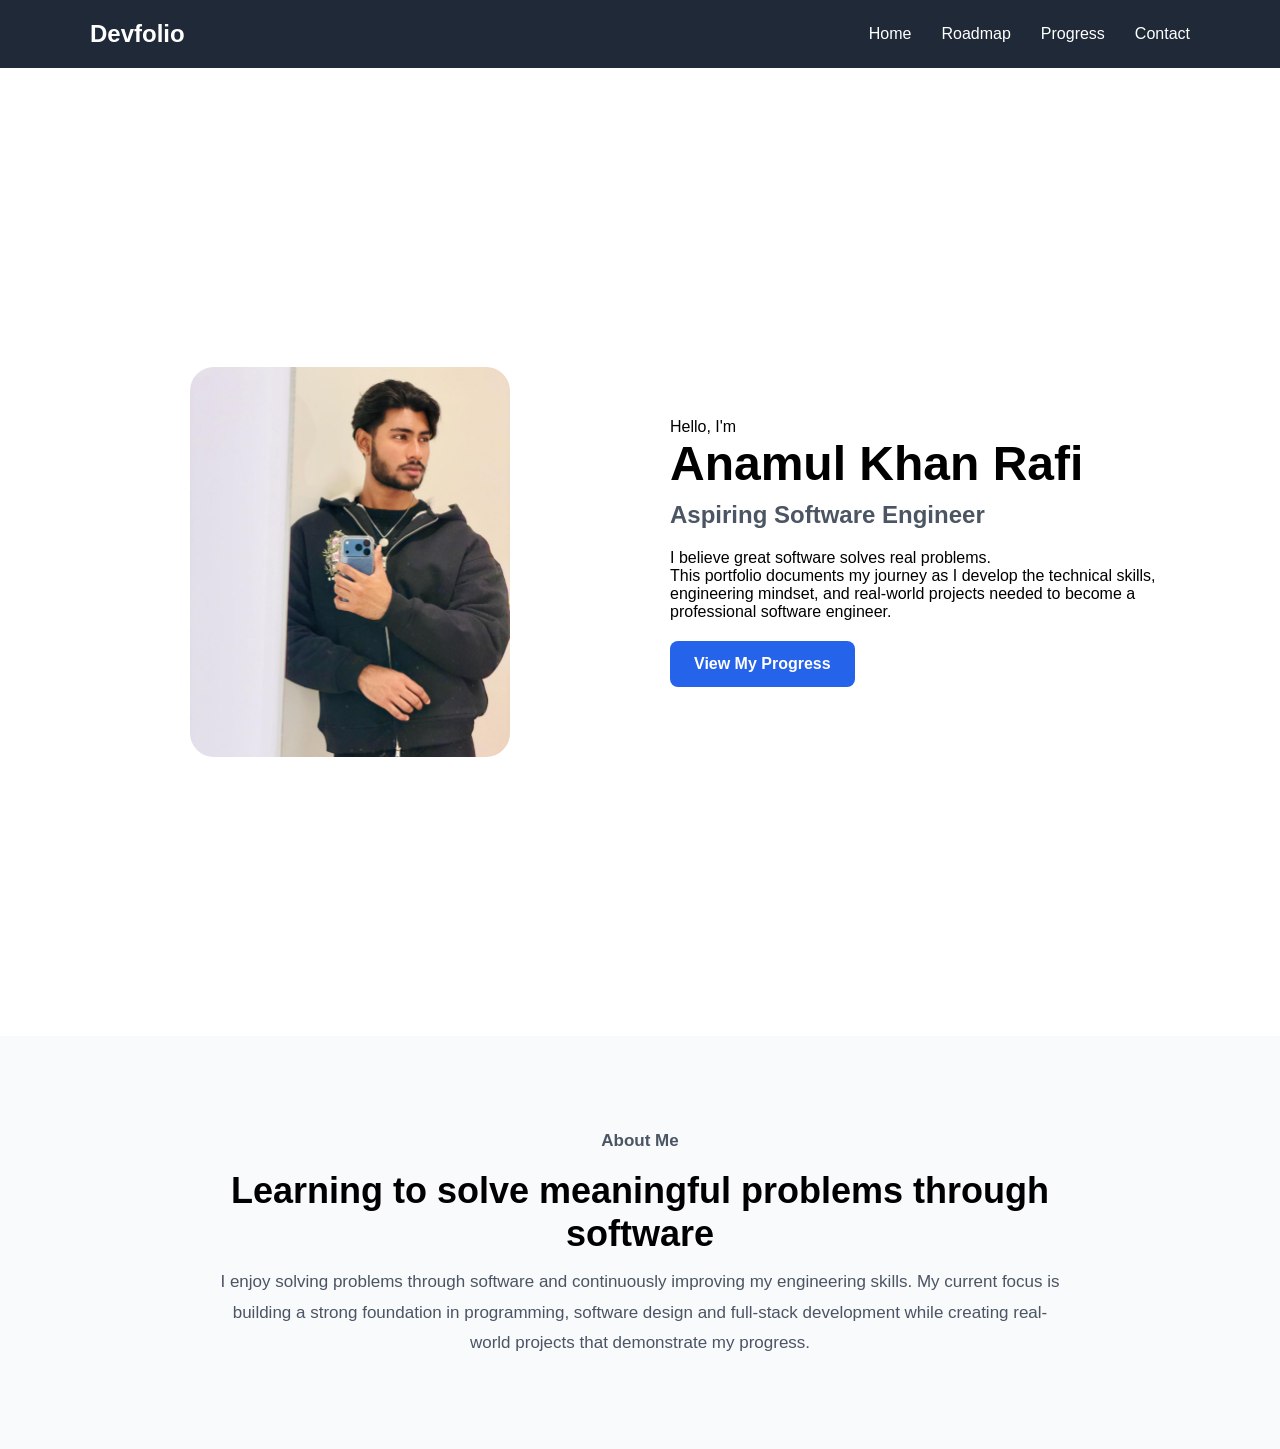
<file: index.html>
<!DOCTYPE html>
 <html lang="en-GB">
  <head>
    <meta charset="UTF-8">

    <meta
        name="viewport"
        content="width=device-width, initial-scale=1.0"
    >

    <title>
        Anamul Khan Rafi | Software Engineering Portfolio
    </title>
    <link
    rel="icon"
    type="image/png"
    href="/images/favicon.png">

    <meta
        name="description"
        content="The software engineering portfolio of Anamul Khan Rafi, featuring projects, skills, progress and his development journey."
    >

    <meta name="author" content="Anamul Khan Rafi">

    <meta property="og:type" content="website">

    <meta
        property="og:title"
        content="Anamul Khan Rafi | Software Engineering Portfolio"
    >

    <meta
        property="og:description"
        content="Explore my projects, technical roadmap and software engineering journey."
    >

    <meta
        property="og:url"
        content="https://anamulrafi.dev/"
    >

    <meta
        property="og:image"
        content="https://anamulrafi.dev/images/portfolio-preview.png"
    >

    <meta property="og:image:width" content="1200">
    <meta property="og:image:height" content="630">

    <meta
        property="og:image:alt"
        content="Anamul Khan Rafi Software Engineering Portfolio"
    >

    <meta name="twitter:card" content="summary_large_image">

    <meta
        name="twitter:title"
        content="Anamul Khan Rafi | Software Engineering Portfolio"
    >

    <meta
        name="twitter:description"
        content="Explore my projects, technical roadmap and software engineering journey."
    >

    <meta
        name="twitter:image"
        content="https://anamulrafi.dev/images/portfolio-preview.png"
    >

    <link rel="stylesheet" href="style.css">
</head>
  <body>
    <header>
    <nav>
      <h2 class="logo">Devfolio</h2>
      <ul class="nav-links">
        <li><a href="/index.html">Home</a></li>
        <li><a href="/RoadMap.html">Roadmap</a></li>
        <li><a href="/progress.html">Progress</a></li>
        <li><a href="/contact.html">Contact</a></li>
      </ul>
    </nav>
  </header>
  <main>
    <section id="home" class="hero">
      <div class="hero-container">

      <div class="hero-image">
        <img src="images/rafi.jpeg" alt="anamul khan rafi">
      </div>

      <div class="hero-content">
        <p class="intro">Hello, I'm</p>

        <h1>Anamul Khan Rafi</h1>
        <h2>Aspiring Software Engineer</h2>
        <p class="description">
          I believe great software solves real problems.
        </p>

        <p class="description">
        This portfolio documents my journey as I develop
        the technical skills, engineering mindset, and
        real-world projects needed to become a professional
        software engineer.
        </p>
        <a href="/progress.html" class="hero-button">View My Progress</a>
        </div>
        </div>
    </section>

    <section class="about">
      <div class="about-container">
          <p class="section-label">About Me</p>
          <h2>Learning to solve meaningful problems through software</h2>
          <p>
          I enjoy solving problems through software and continuously
          improving my engineering skills. My current focus is building
          a strong foundation in programming, software design and
          full-stack development while creating real-world projects
          that demonstrate my progress.
         </p>
        </div>
    </section>
</main>


  
  </body>
 </html>
</file>
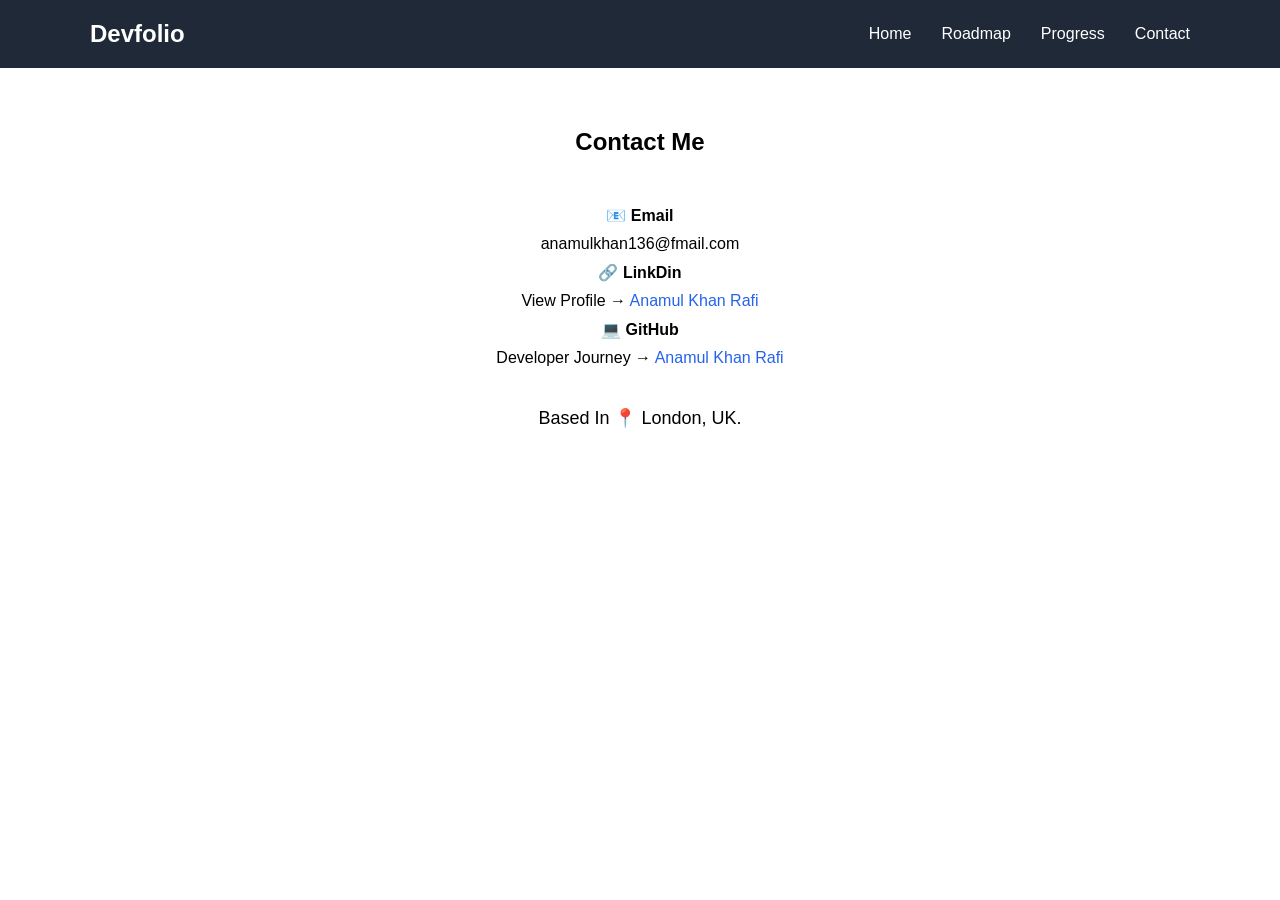
<file: contact.html>
<!DOCTYPE html>
 <html lang="en-GB">
  <head>
    <meta charset="UTF-8">

    <meta
        name="viewport"
        content="width=device-width, initial-scale=1.0"
    >

    <title>
        Anamul Khan Rafi | Software Engineering Portfolio
    </title>
    <link
    rel="icon"
    type="image/png"
    href="/images/favicon.png">
 
    <meta
        name="description"
        content="The software engineering portfolio of Anamul Khan Rafi, featuring projects, skills, progress and his development journey."
    >

    <meta name="author" content="Anamul Khan Rafi">

    <meta property="og:type" content="website">

    <meta
        property="og:title"
        content="Anamul Khan Rafi | Software Engineering Portfolio"
    >

    <meta
        property="og:description"
        content="Explore my projects, technical roadmap and software engineering journey."
    >

    <meta
        property="og:url"
        content="https://anamulrafi.dev/"
    >

    <meta
        property="og:image"
        content="https://anamulrafi.dev/images/portfolio-preview.png"
    >

    <meta property="og:image:width" content="1200">
    <meta property="og:image:height" content="630">

    <meta
        property="og:image:alt"
        content="Anamul Khan Rafi Software Engineering Portfolio"
    >

    <meta name="twitter:card" content="summary_large_image">

    <meta
        name="twitter:title"
        content="Anamul Khan Rafi | Software Engineering Portfolio"
    >

    <meta
        name="twitter:description"
        content="Explore my projects, technical roadmap and software engineering journey."
    >

    <meta
        name="twitter:image"
        content="https://anamulrafi.dev/images/portfolio-preview.png"
    >

    <link rel="stylesheet" href="style.css">
</head>
  
  <body>

    <header>
    <nav>
      <h2 class="logo">Devfolio</h2>
      <ul class="nav-links">
        <li><a href="/index.html">Home</a></li>
        <li><a href="/RoadMap.html">Roadmap</a></li>
        <li><a href="/progress.html">Progress</a></li>
        <li><a href="/contact.html">Contact</a></li>
      </ul>
    </nav>
  </header>

    <section id="contact">
      <h2 class="contact">Contact Me</h2>
    </section>

    <div class="contact-card">
    <h4 class="space">📧 Email</h4>
    <p class="para">anamulkhan136@fmail.com</p>
    <h4 class="space">🔗 LinkDin</h4>
    <p class="para">View Profile →<a href="https://www.linkedin.com/feed/"> Anamul Khan Rafi </a></p>
    <h4 class="space">💻 GitHub</h4>
    <p class="para">Developer Journey →<a href="https://github.com/Rafi-k21"> Anamul Khan Rafi</a></p>
    <p class="paraF">Based In 📍 London, UK.</p>
    


  </body>
 </html>
</file>
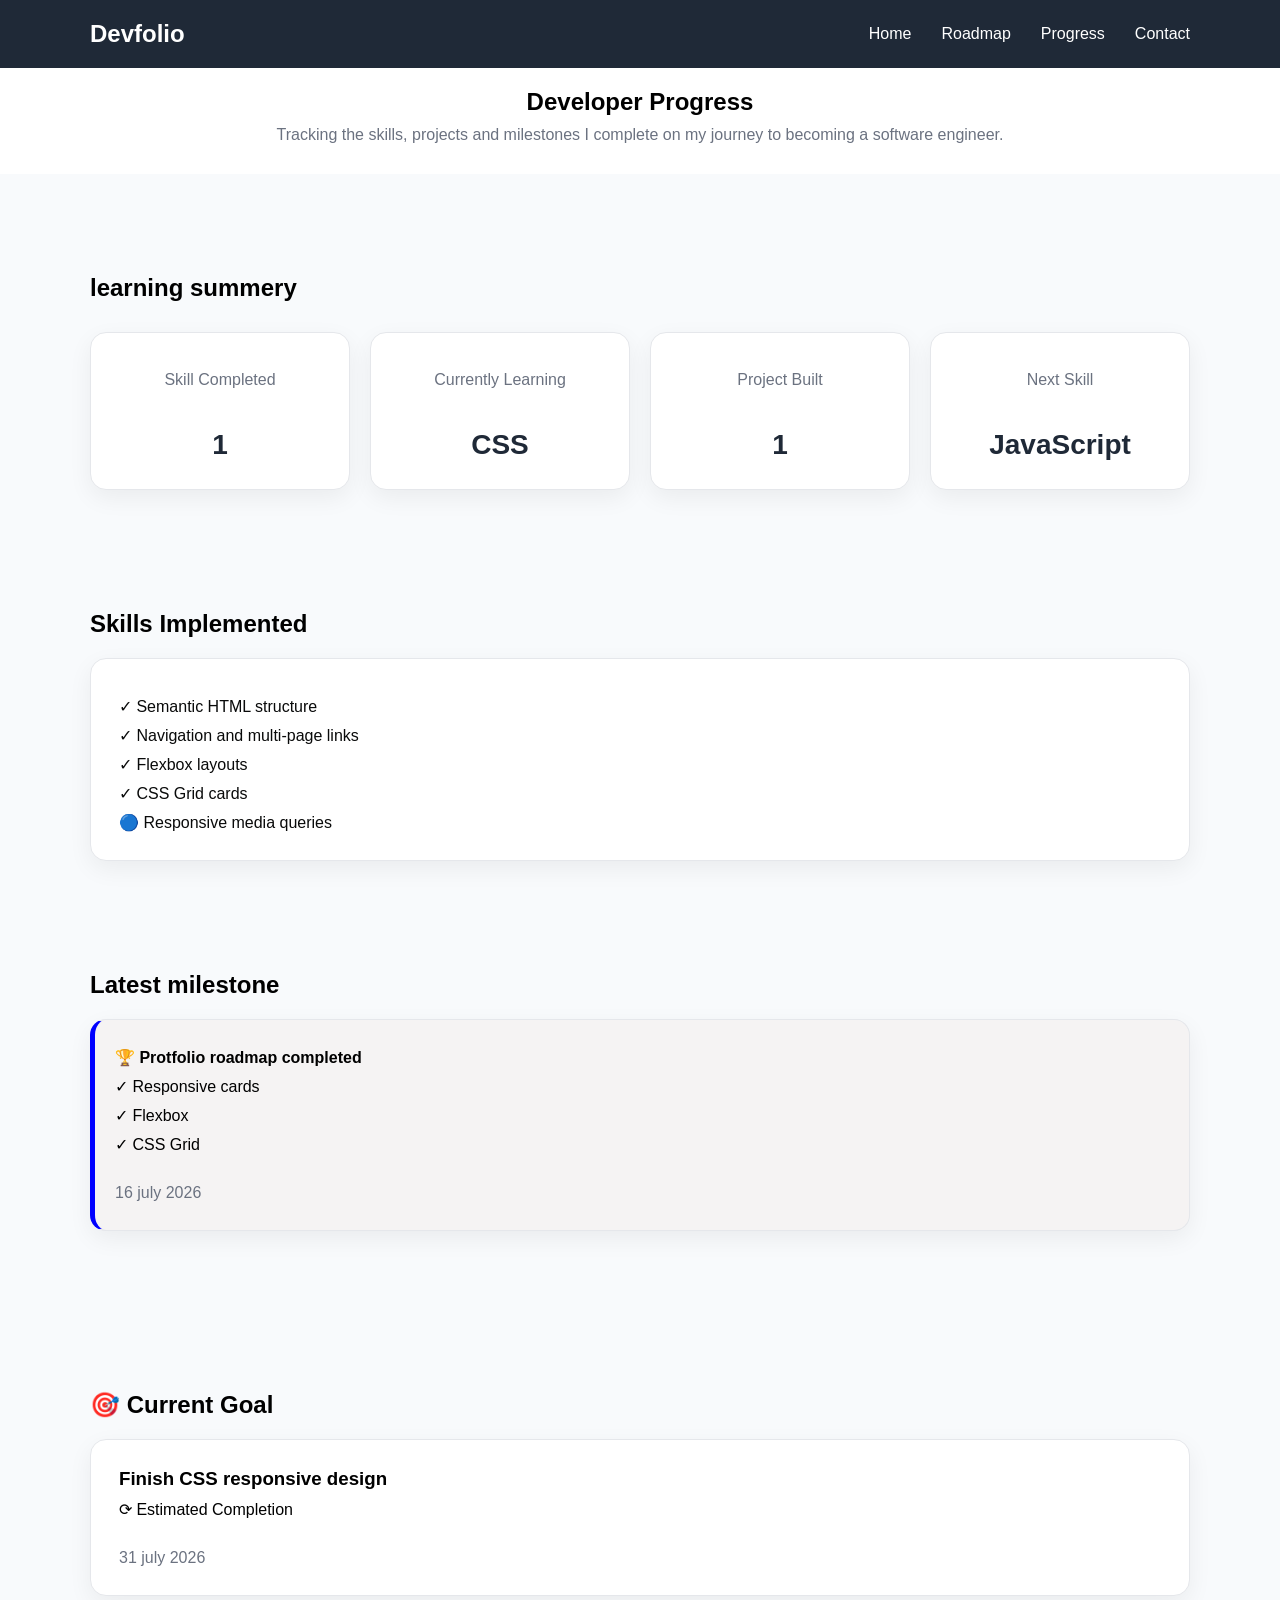
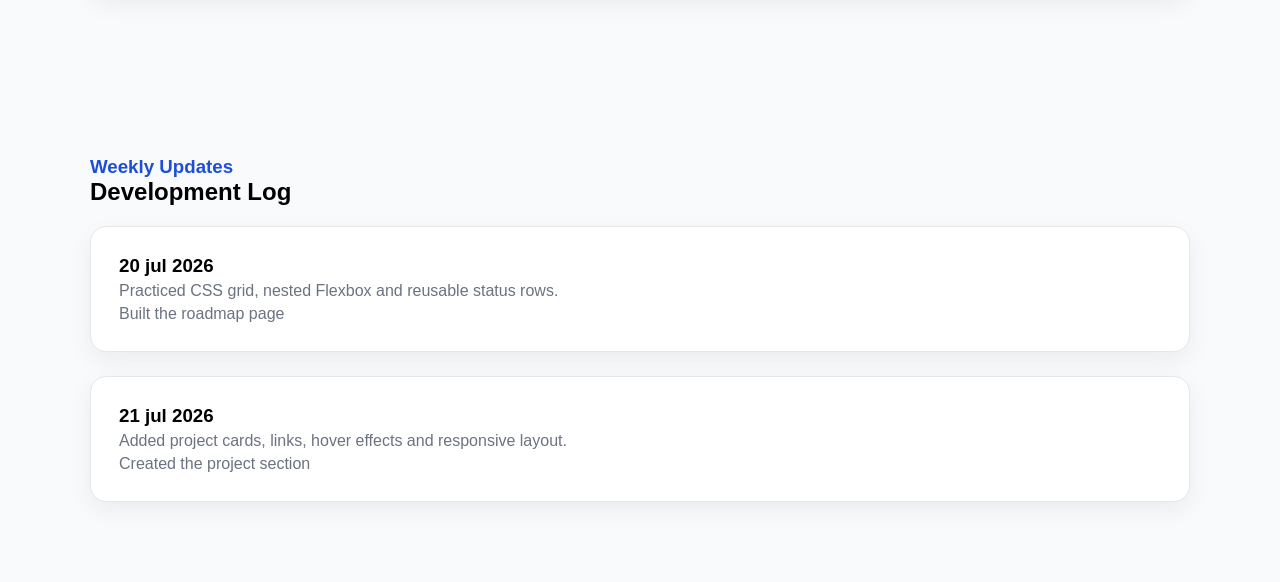
<file: progress.html>
<!DOCTYPE html>
 <html lang="en-GB">
  <head>
    <meta charset="UTF-8">

    <meta
        name="viewport"
        content="width=device-width, initial-scale=1.0"
    >

    <title>
        Anamul Khan Rafi | Software Engineering Portfolio
    </title>
    <link
    rel="icon"
    type="image/png"
    href="/images/favicon.png">

    <meta
        name="description"
        content="The software engineering portfolio of Anamul Khan Rafi, featuring projects, skills, progress and his development journey."
    >

    <meta name="author" content="Anamul Khan Rafi">

    <meta property="og:type" content="website">

    <meta
        property="og:title"
        content="Anamul Khan Rafi | Software Engineering Portfolio"
    >

    <meta
        property="og:description"
        content="Explore my projects, technical roadmap and software engineering journey."
    >

    <meta
        property="og:url"
        content="https://anamulrafi.dev/"
    >

    <meta
        property="og:image"
        content="https://anamulrafi.dev/images/portfolio-preview.png"
    >

    <meta property="og:image:width" content="1200">
    <meta property="og:image:height" content="630">

    <meta
        property="og:image:alt"
        content="Anamul Khan Rafi Software Engineering Portfolio"
    >

    <meta name="twitter:card" content="summary_large_image">

    <meta
        name="twitter:title"
        content="Anamul Khan Rafi | Software Engineering Portfolio"
    >

    <meta
        name="twitter:description"
        content="Explore my projects, technical roadmap and software engineering journey."
    >

    <meta
        name="twitter:image"
        content="https://anamulrafi.dev/images/portfolio-preview.png"
    >

    <link rel="stylesheet" href="style.css">
</head>

  <body>

    <header>
    <nav>
      <h2 class="logo">Devfolio</h2>
      <ul class="nav-links">
        <li><a href="/index.html">Home</a></li>
        <li><a href="/RoadMap.html">Roadmap</a></li>
        <li><a href="/progress.html">Progress</a></li>
        <li><a href="/contact.html">Contact</a></li>
      </ul>
    </nav>
  </header>
    
    <section class="progress-page"  id="progress-page">
     <div class="progress-container">
      <h1>Developer Progress</h1>
      <p>
        Tracking the skills, projects and milestones I complete on my journey to becoming a software engineer.
    </p>
    </div>
    </section>
  
  <!--summary cards-->
    <section class="progress-summary">
      <div class="progress-container">
          <h2>learning summery</h2>

          <div class="summary-grid">

            <article class="summary-card">
              <p>Skill Completed</p>
              <h3>1</h3>
            </article>

          <article class="summary-card">
            <p>Currently Learning</p>
            <h3>CSS</h3>
          </article>

          <article class="summary-card">
            <p>Project Built</p>
            <h3>1</h3>
          </article>

          <article class="summary-card">
            <p>Next Skill</p>
            <h3>JavaScript</h3>
          </article>

        </div>
      </div>
    </section>

   <!--Skills-Implemented-->
    <section class="progress-implemented">
      <div class="implemented-container">
        <h2>Skills Implemented</h2>

        <div class="implemented-card">
          <p class="para">✓ Semantic HTML structure</p>
          <p class="para">✓ Navigation and multi-page links</p>
          <p class="para">✓ Flexbox layouts</p>
          <p class="para">✓ CSS Grid cards</p>
          <p class="para">🔵 Responsive media queries</p>
        </div>
      </div>
    </section>

    <section class="progress-milestone">
      <div class="milestone-container">
        <h2>Latest milestone</h2>

        <div class="milestone-card">
          <h4>🏆 Protfolio roadmap completed</h4>
          <p class="para">✓ Responsive cards</p>
          <p class="para">✓ Flexbox</p>
          <p class="para">✓ CSS Grid</p>
          <p class="date">16 july 2026</p>
        </div>
      </div>
    </section>

    <!--Current Goal-->
    <section class="current-goal">
      <div class="current-container">
        <h2>🎯 Current Goal</h2>

        <div class="current-card">
          <h3>Finish CSS responsive design</h3>
          <p class="para">⟳ Estimated Completion</p>
          <p class="date">31 july  2026</p>
        </div>
      </div>
    </section>

    <!--weekly updates-->
    <section class="weekly-updates">
      <div class="weekly-container">
        <h3 class="blue">Weekly Updates</h3>
        <h2>Development Log</h2>

        <div class="weekly-grid">

          <article class="weekly-card">
            <h3>20 jul 2026</h3>
            <p class="para">Practiced CSS grid, nested Flexbox and reusable status rows.</p>
            <p class="para">Built the roadmap page</p>
          </article>

          <article class="weekly-card">
            <h3>21 jul 2026</h3>
            <p class="para">Added project cards, links, hover effects and responsive layout.</p>
            <p class="para">Created the project section</p>
          </article>
        </div>
      </div>
    </section>











  </body>
 </html>
</file>
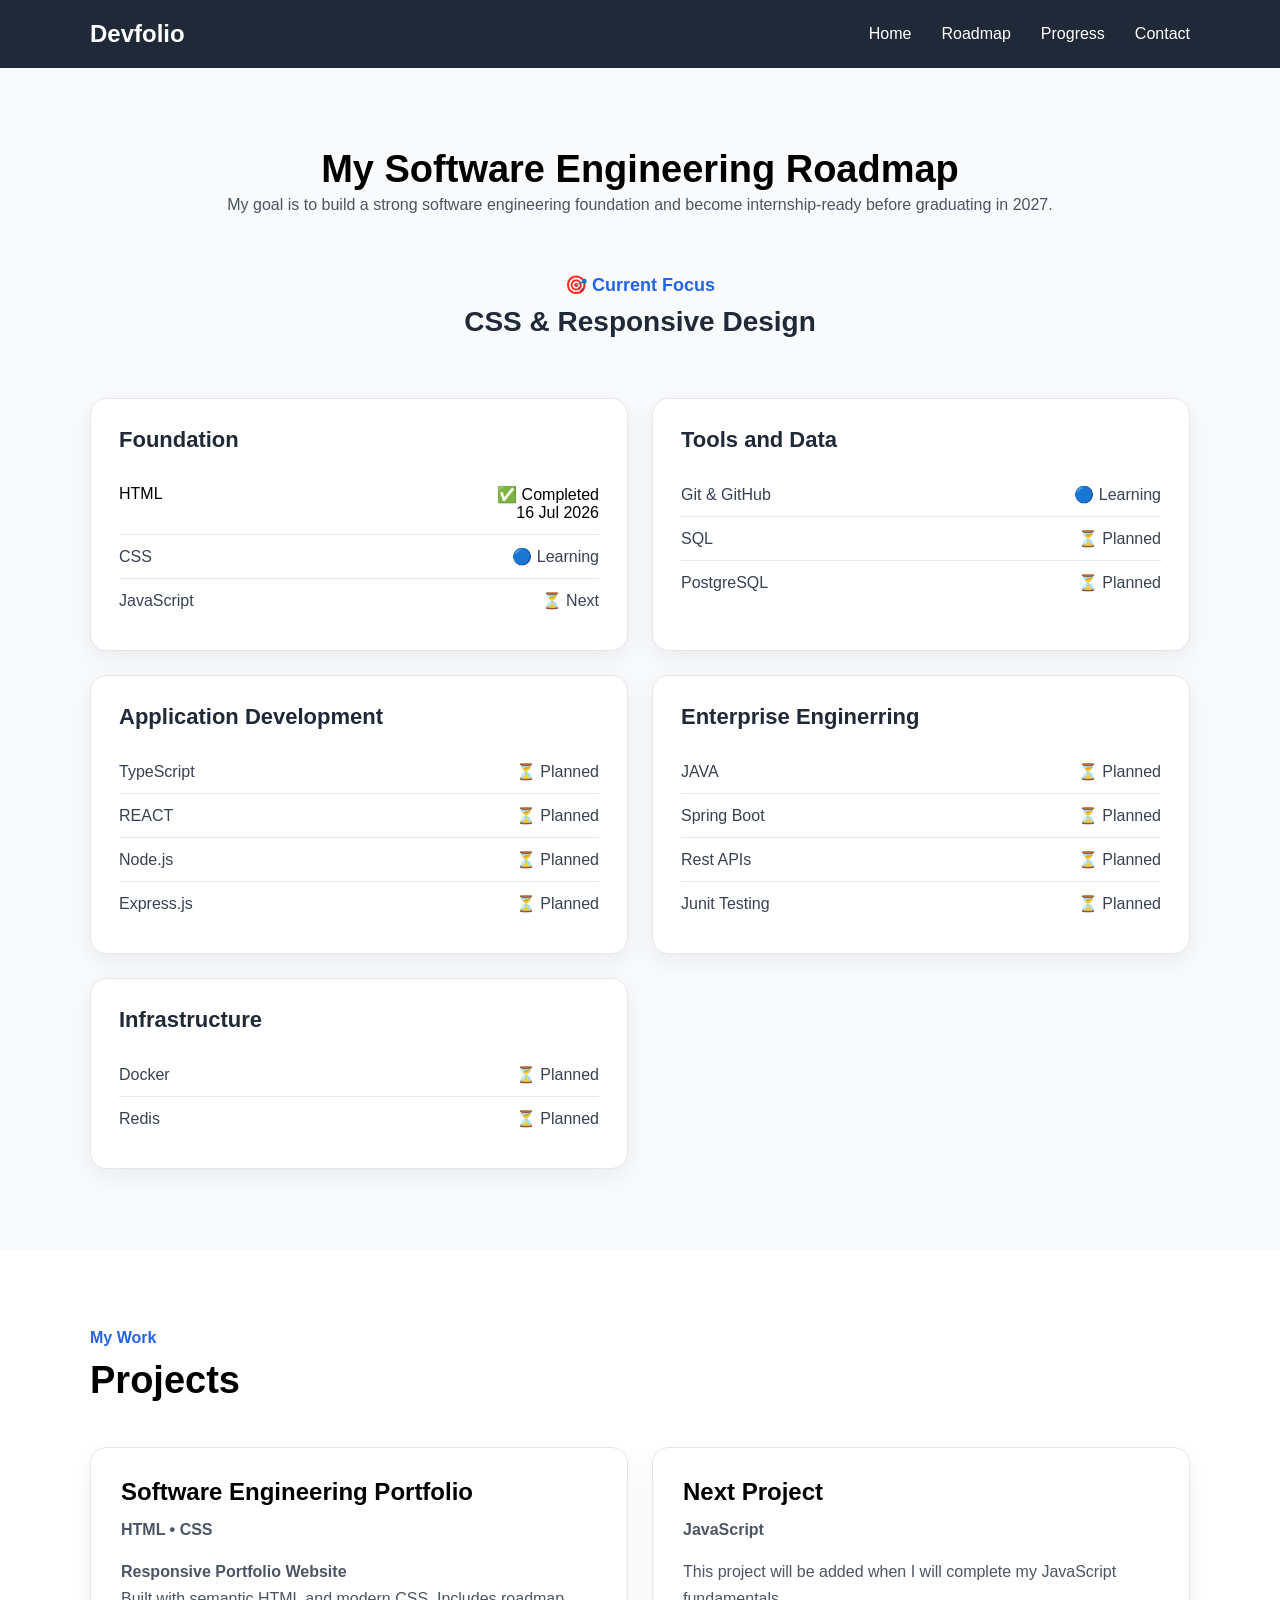
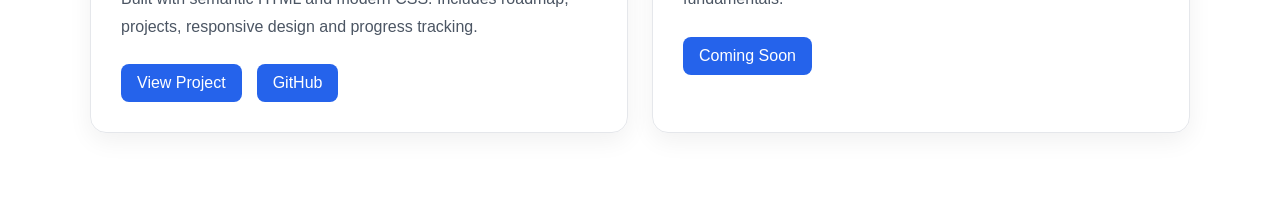
<file: RoadMap.html>
<!DOCTYPE html>
 <html lang="en-GB">
  <head>
    <meta charset="UTF-8">

    <meta
        name="viewport"
        content="width=device-width, initial-scale=1.0"
    >

    <title>
        Anamul Khan Rafi | Software Engineering Portfolio
    </title>
    <link
    rel="icon"
    type="image/png"
    href="/images/favicon.png">

    <meta
        name="description"
        content="The software engineering portfolio of Anamul Khan Rafi, featuring projects, skills, progress and his development journey."
    >

    <meta name="author" content="Anamul Khan Rafi">

    <meta property="og:type" content="website">

    <meta
        property="og:title"
        content="Anamul Khan Rafi | Software Engineering Portfolio"
    >

    <meta
        property="og:description"
        content="Explore my projects, technical roadmap and software engineering journey."
    >

    <meta
        property="og:url"
        content="https://anamulrafi.dev/"
    >

    <meta
        property="og:image"
        content="https://anamulrafi.dev/images/portfolio-preview.png"
    >

    <meta property="og:image:width" content="1200">
    <meta property="og:image:height" content="630">

    <meta
        property="og:image:alt"
        content="Anamul Khan Rafi Software Engineering Portfolio"
    >

    <meta name="twitter:card" content="summary_large_image">

    <meta
        name="twitter:title"
        content="Anamul Khan Rafi | Software Engineering Portfolio"
    >

    <meta
        name="twitter:description"
        content="Explore my projects, technical roadmap and software engineering journey."
    >

    <meta
        name="twitter:image"
        content="https://anamulrafi.dev/images/portfolio-preview.png"
    >

    <link rel="stylesheet" href="style.css">
</head>

  <body>

    <header>
    <nav>
      <h2 class="logo">Devfolio</h2>
      <ul class="nav-links">
        <li><a href="/index.html">Home</a></li>
        <li><a href="/RoadMap.html">Roadmap</a></li>
        <li><a href="/progress.html">Progress</a></li>
        <li><a href="/contact.html">Contact</a></li>
      </ul>
    </nav>
  </header>

    <section id="roadmap" class="roadmap">
      <div class="maps-container">
        <h1>My Software Engineering Roadmap</h1>
        <p class="roadmanp-description">
           My goal is to build a strong software engineering
           foundation and become internship-ready before
           graduating in 2027.
        </p>

        <div class="current-focus">
          <p class="focus-title">🎯 Current Focus</p>
          <h3>CSS & Responsive Design</h3>
          </div>

        <div class="roadmap-grid">
          <article class="roadmap-card">
            <h2>Foundation</h2>

            <div class="skill">
              <span class="skill-name">HTML</span>
              <div class="status-box">
              <span>✅ Completed</span>
              <span>16 Jul 2026</span>
              </div>
            </div>
          
            <p class="skill">
              <span>CSS</span>
              <span class="learning">🔵 Learning</span>
            </p>

            <p class="skill">
              <span>JavaScript</span>
              <span class="next">⏳ Next</span>
            </p>

            </article>

          <article class="roadmap-card">
            <h2>Tools and Data</h2>

            <p class="skill1">
              <span>Git & GitHub</span>
              <span class="planned">🔵 Learning</span>
            </p>

            <p class="skill1">
              <span>SQL</span>
              <span class="planned">⏳ Planned</span>
            </p>

            <p class="skill1">
              <span>PostgreSQL</span>
              <span class="planned">⏳ Planned</span>
            </p>

        </article>

        <article class="roadmap-card">
          <h2>Application Development</h2>

          <p class="skill2">
            <span>TypeScript</span>
            <span class="planned">⏳ Planned</span>
          </p>

          <p class="skill2">
            <span>REACT</span>
            <span class="planned">⏳ Planned</span>
          </p>

          <p class="skill2"><span>Node.js</span> <span class="planned">⏳ Planned</span></p>
          <p class="skill2"><span>Express.js</span><span class="planned">⏳ Planned</span></p>
        </article>

        <article class="roadmap-card">
          <h2>Enterprise Enginerring</h2>

          <p class="skill3"><span>JAVA</span><span class="planned">⏳ Planned</span></p>
          <p class="skill3"><span>Spring Boot</span><span class="planned">⏳ Planned</p>
          <p class="skill3"><span>Rest APIs</span><span class="planned">⏳ Planned</p>
          <p class="skill3"><span>Junit Testing</span><span class="planned">⏳ Planned</p>
        </article>


        <article class="roadmap-card">
          <h2>Infrastructure</h2>

          <p class="skill4"><span>Docker</span><span class="planned">⏳ Planned</span></p>
          <p class="skill4"><span>Redis</span><span class="planned">⏳ Planned</span></p>
        </article>
        
        </div>
        </div>
      
      </section>

      <section class="projects" id="projects">
        <div class="project-container">

          <p class="section-label">My Work</p>
          <h2>Projects</h2>

          <div class="project-grid">

            <article class="project-card">
              <h3>Software Engineering Portfolio</h3>


              <p class="project-tech">
                HTML • CSS
              </p>

              <p><b>Responsive Portfolio Website</b></p>

              <p>
                Built with semantic HTML and modern CSS.
                Includes roadmap, projects,
                responsive design and progress tracking.
              </p>

              <div class="project-links">
                <a href="index.html">View Project</a>
                <a href="https://github.com/Rafi-k21/developer-journey">GitHub</a>
                </div>
              </article>

              <article class="project-card">
                <h3>Next Project</h3>

                <p class="project-tech">
                  JavaScript
                </p>

                <p>
                  This project will be added when I will complete my JavaScript fundamentals.
                </p>

                <div class="project-links">
                  <a href="#">Coming Soon</a>
                </div>
              </article>
            </div>
          </div>

  </body>
 </html>
</file>
<file: style.css>
/* Desktop first */
.container {
  display: flex;
}

/* Mobile override */
@media (max-width: 768px) {
  .container {
    flex-direction: column;
  }
}



* {
    margin:0;
    padding: 0;
    box-sizing: border-box;
}

html {
    scroll-behavior: smooth;
}

img {
    max-width: 100%;
    display: block;
}

body {
    font-family: arial, sans-serif;
    overflow-x: hidden;
}

header {
    background-color: #1f2937;
    position: sticky;
    top: 0;
    z-index: 1000;
}

html {
    scroll-behavior: smooth;
}

body {
    font-family:Arial, sans-serif;
}

nav {
    width: 90%;
    max-width: 1100px;
    margin: 0 auto;
    padding: 20px 0;


    display:flex;
    justify-content:space-between;
    align-items:center;
}

.logo {
    color:white;
    font-size: 24px;
}

.nav-links {
    display: flex;
    gap: 30px;
    list-style:  none;
}

.nav-links a {
    color:white;
    text-decoration: none;
    font-weight: 500;
    transition: color 0.3s;
}

.nav-links a:hover {
    color: #60a5fa;
}

.hero-container {
    width:90%;
    max-width:1100px;
    min-height: calc(100vh - 72px);
    margin: 0 auto;


    display: flex;
    align-items: center;
    gap: 60px;
}

.hero-image img {
    width: 320px;
    height: 390px;
    object-fit: cover;
    border-radius: 24px;
    display: block;
}

.hero-image, .hero-content {
    flex: 1;
}

.hero-image {
    display: flex;
    justify-content: center;
    padding-top: 20px;
}

.hero-content h1 {
    font-size: 48px;
    margin-bottom: 10px;
}

.hero-content h2 {
    font-size: 24px;
    color: #4b5563;
    margin-bottom:20px;
}

.discription {
    max-width: 550px;
    line-height: 1.7;
    color: #4b5563;
    margin-bottom: 30px;
    font-family: Arial, Helvetica, sans-serif;
}

.hero-button {
    display: inline-block;
    background-color: #2563eb;
    color: white;
    text-decoration: none;
    padding: 14px 24px;
    border-radius: 8px;
    font-weight: 600;
    transition: 0.3s;
    margin-top:20px;
}

.hero-button:hover {
    background-color: #1d4ed8;
    transform: translateY(-2px);
}

.hero {
    padding: 70px 0;
}

.contact {
    text-align: center;
    padding-top: 60px;
}
.contact-card{
    max-width:500px;
    margin:80px auto;
    padding:40px;
    background:white;
    border-radius:20px;
    margin: auto;
    text-align: center;
}

.contact-card .space {
    padding-top:10px;
    font-family: Arial, Helvetica, sans-serif;
}
.contact-card .para {
    padding-top: 10px;
    font-family: Arial, Helvetica, sans-serif;
}
.contact-card .paraF {
    padding-top: 40px;
    font-weight: 400;
    font-family: Arial, Helvetica, sans-serif;
    font-size: large;
}
.contact-card a{
    color:#2563eb;
    text-decoration:none;
}

.contact-card a:hover{
    text-decoration:underline;
}
.contact-item{
    display:flex;
    align-items:center;
    gap:12px;
    margin-bottom:25px;
}
.about {
    padding: 90px 0;
    background-color: #f8fafc;
}
.about-container {
    width: 90%;
    max-width:850px;
    margin: 0 auto;
    text-align: center;

}

.section-label {
    color: #2563eb;
    font-weight: 700;
    margin-bottom: 12px;
}

.about-container h2 {
    font-size: 36px;
    line-height: 1.2;
    margin-bottom: 12px;

}
.about-container p {
    color: #4b5563;
    line-height: 1.8;
    font-size: 17px;

}
.roadmap {
    padding: 80px 0;
    background-color: #f8fafc;
}

.maps-container {
    width: 90%;
    max-width: 1100px;
    margin: 0 auto;
}



.maps-container > h1 {
    text-align: center;
    font-size: 38px;
    
}

.maps-container .roadmanp-description {
    color: #4b5562;
    text-align: center;
    font-family: Arial, Helvetica, sans-serif;
    padding-top: 5px;
    margin-bottom:50px;
}

.current-focus {
    margin:60px 0;
    text-align: center;
    
}

.current-focus .focus-title {
    text-align: center;
    font-size: 18px;
    font-weight: 700;
    font-family: 'Trebuchet MS', 'Lucida Sans Unicode', 'Lucida Grande', 'Lucida Sans', Arial, sans-serif;
    color: #2563eb;
    margin-bottom:10px;
}

.current-focus h3 {
    font-size:28px;
    color: #1f2937;
}

.skill {
    display:flex;
    justify-content:space-between;
    border-bottom: 1px solid #e5e7eb;
    padding:12px 0;
}
.status-box {
    display:flex;
    flex-direction:column;
    align-items:flex-end;

}

.roadmap-grid {
    display: grid;
    grid-template-columns: repeat(2, 1fr);
    gap: 24px;
}

.roadmap-card {
    background-color: white;
    padding: 28px;
    border: 1px solid #e5e7eb;
    border-radius: 16px;
    box-shadow: 0 8px 25px rgba(0, 0, 0, 0.06);
    transition: 0.3s;
}

.roadmap-card:hover {
    transform: translateY(-5px);
    box-shadow: 0 14px 35px rgba(0, 0, 0, 0.1);
}

.roadmap-card h2 {
    font-size: 22px;
    margin-bottom: 20px;
    color: #1f2937;
}

.roadmap-card p {
    display: flex;
    justify-content: space-between;
    align-items: center;

    padding: 12px 0;
    border-bottom: 1px solid #e5e7eb;
    color: #374151;
}

.roadmap-card p:last-child {
    border-bottom: none;
}


.projects {
    padding: 80px 0;
    background-color: white;
}

.project-container {
    width: 90%;
    max-width: 1100px;
    margin: 0 auto;
}

.projects-container > h2,
.projects-container > .section-label {
    text-align: center;
}

.project-container > h2 {
    font-size: 38px;
    margin-bottom: 45px;
}

.project-grid {
    display:grid;
    grid-template-columns: repeat(2, 1fr);
    gap:24px;
}

.project-card {
    padding: 30px;
    border: 1px solid #e5e7eb;
    border-radius: 16px;
    box-shadow: 0 8px 25px rgba(0, 0, 0, 0.06);
    transition: 0.3s;
}

.project-card:hover {
    transform: translateY(-5px);
    box-shadow: 0 14px 35px rgba(0, 0, 0, 0.1);

}

.project-card h3 {
    font-size: 24px;
    margin-bottom: 10px;
}

.project-card > p {
    line-height: 1.7;
    color: #4b5563;
}

.project-tech {
    color: #4b5563 !important;
    font-weight: 600;
    margin-bottom:15px;
}

.project-links {
    display: flex;
    gap: 15px;
    margin-top:24px;
}

.project-links a {
    text-decoration: none;
    color: white;
    background-color: #2563eb;
    padding: 10px 16px;
    border-radius: 8px;
}

.project-links a:hover {
    background-color: #1d4ed8;
}

.progress-summary {
    padding: 80px 0;
    background-color: #f8fafc;
    padding-bottom:30px;
    
}

.progress-container {
    width: 90%;
    max-width: 1100px;
    margin: 0 auto;
    text-align: center;
    padding-top: 20px;
}
.progress-container p {
    padding-top:10px;
    color: #6b7280; 
    font-family: Arial, sans-serif;
    padding-bottom:30px;
}
.summary-grid {
    display: grid;
    grid-template-columns: repeat(4, 1fr);
    gap: 20px;
}


.summary-card {
    background-color: white;
    padding:28px;
    border: 1px solid #e5e7eb;
    border-radius: 16px;
    box-shadow: 0 8px 25px rgba(0, 0, 0, 0.06);
    transition: 0.3s;
}

.summary-card:hover {
    transform: translateY(-5px);
    box-shadow: 0 14px 35px rgba(0, 0, 0, 0.1);
}

.progress-summary h2 {
    text-align: left;
    margin-bottom: 30px;
}

.summary-card p {
    color: #6b7280;
    margin-bottom: 10px;
}

.summary-card h3 {
    font-size: 28px;
    color: #1f2937;
}

.progress-implemented {
    padding: 80px 0;
    background-color: #f8fafc;
    padding-bottom:30px;
}

.implemented-container {
    width: 90%;
    max-width: 1100px;
    margin: 0 auto;
    padding-top: 10px;

}
.implemented-card {
    background-color:white;
    padding:28px;
    border: 1px solid #e5e7eb;
    border-radius: 16px;
    margin-top:20px;
    box-shadow: 0 8px 25px rgba(0, 0, 0, 0.06);
    transition:0.3s;
}

.implemented-card .para {
    padding-top: 10px;
    font-family:Arial, Helvetica, sans-serif;
    color:#090a0a
}

.implemented-card:hover {
    transform: translateY(-5px);
    box-shadow:(0, 0, 0, 0.1)
}

.progress-milestone {
    padding: 80px 0;
    background-color: #f8fafc;
    
}

.milestone-container {
    width:90%;
    max-width:1100px;
    margin: 0 auto;
}

.milestone-card {
    background-color: rgb(245, 243, 243);
    padding:28px;
    border: 1px solid #e5e7eb;
    border-radius:16px;
    box-shadow: 0 8px 25px rgba(0, 0, 0, 0.06);
    transition:0.3s;
    margin-top: 20px;
    
}
.milestone-card .para {
    padding-top: 10px;;
}

.milestone-card:hover {
    transform: translateY(-5px);
    box-shadow: 0 14px 35px rgba(0, 0, 0, 0.1);
    
}
.milestone-card {
    border-left:5px solid blue;
    padding-left:20px;
}
.milestone-card .date {
    margin-top: 30px;
    color:#6b7280;
}

.current-goal {
    padding: 80px 0;
    background-color:#f8fafc;

}
.current-container {
    width: 90%;
    max-width: 1100px;
    margin: 0 auto;
    
}


.current-card {
    margin-top:20px;
    background-color: white;
    padding:28px;
    border: 1px solid #e5e7eb;
    border-radius: 16px;
    box-shadow: 0 8px 25px rgba(0, 0, 0, 0.06);
    transition: 0.3s;
}
.current-card .date {
    padding-top: 30px;
    color:#6b7280
}
.current-card .para {
    padding-top: 10px;
    font-family: Arial, Helvetica, sans-serif;
}

.current-card:hover {
    transform: translateY(-5px);
    box-shadow: 0 14px 35px rgba(0, 0, 0, 0.1);
    
}

.weekly-updates {
    padding: 80px 0;
    background-color: #f8fafc;
}

.weekly-container {
    width: 90%;
    max-width: 1100px;
    margin:0 auto;
}
.weekly-container .blue {
    color:#1d4ed8;
}
.weekly-grid {
    padding-top: 20px;
    display:grid;
    grid-template-rows: repeat(2, 1fr);
    gap: 24px;
}

.weekly-card {
    background-color: white;
    padding:28px;
    border: 1px solid #e5e7eb;
    border-radius: 16px;
    box-shadow: 0 8px 25px rgba(0, 0, 0, 0.06);
    transition:0.3s;
    
}

.weekly-card:hover {
    transform: translateY(-5px);
    box-shadow: 0 14px 35px rgba(0, 0, 0, 0.1);
}

.weekly-card .para {
    padding-top:5px;
    color:#6b7280
}

/* =========================================================
   RESPONSIVE DESIGN
   ========================================================= */

h1,
h2,
h3,
p,
a {
    overflow-wrap: anywhere;
}

@media (max-width: 900px) {
    nav {
        width: 92%;
        padding: 16px 0;
        gap: 24px;
    }

    .nav-links {
        gap: 18px;
    }

    .hero-container {
        width: 92%;
        gap: 35px;
    }

    .hero-content h1 {
        font-size: 40px;
    }

    .hero-image img {
        width: 280px;
        height: 350px;
    }

    .summary-grid {
        grid-template-columns: repeat(2, 1fr);
    }
}

@media (max-width: 768px) {
    header {
        position: relative;
    }

    nav {
        width: 92%;
        flex-direction: column;
        justify-content: center;
        align-items: center;
        padding: 16px 0;
        gap: 14px;
    }

    .logo {
        font-size: 21px;
        text-align: center;
    }

    .nav-links {
        width: 100%;
        justify-content: center;
        flex-wrap: wrap;
        gap: 10px 18px;
    }

    .nav-links a {
        display: inline-block;
        padding: 6px 4px;
        font-size: 15px;
    }

    .hero {
        padding: 45px 0 60px;
    }

    .hero-container {
        width: 90%;
        min-height: auto;
        flex-direction: column;
        gap: 30px;
        text-align: center;
    }

    .hero-image,
    .hero-content {
        width: 100%;
        flex: none;
    }

    .hero-image {
        order: 1;
        padding-top: 0;
    }

    .hero-content {
        order: 2;
    }

    .hero-image img {
        width: min(260px, 80vw);
        height: auto;
        aspect-ratio: 4 / 5;
        margin: 0 auto;
    }

    .hero-content h1 {
        font-size: clamp(32px, 9vw, 42px);
        line-height: 1.1;
    }

    .hero-content h2 {
        font-size: 20px;
        line-height: 1.4;
    }

    .discription {
        max-width: 100%;
        margin: 0 auto 24px;
        font-size: 16px;
    }

    .hero-button {
        margin-top: 8px;
    }

    .about,
    .roadmap,
    .projects,
    .progress-summary,
    .progress-implemented,
    .progress-milestone,
    .current-goal,
    .weekly-updates {
        padding: 60px 0;
    }

    .about-container,
    .maps-container,
    .project-container,
    .progress-container,
    .implemented-container,
    .milestone-container,
    .current-container,
    .weekly-container {
        width: 90%;
    }

    .about-container h2,
    .maps-container > h1,
    .project-container > h2 {
        font-size: 30px;
    }

    .current-focus {
        margin: 40px 0;
    }

    .current-focus h3 {
        font-size: 24px;
    }

    .roadmap-grid,
    .project-grid,
    .summary-grid {
        grid-template-columns: 1fr;
    }

    .roadmap-card,
    .project-card,
    .summary-card,
    .implemented-card,
    .milestone-card,
    .current-card,
    .weekly-card {
        padding: 22px;
    }

    .skill,
    .roadmap-card p {
        gap: 15px;
    }

    .status-box {
        flex-shrink: 0;
    }

    .project-links {
        flex-wrap: wrap;
    }

    .project-links a {
        flex: 1 1 140px;
        text-align: center;
    }

    .progress-summary h2 {
        text-align: center;
    }

    .contact {
        padding: 50px 16px 0;
    }

    .contact-card {
        width: 100%;
        max-width: 500px;
        padding: 28px 22px;
    }

    .contact-item {
        align-items: flex-start;
        text-align: left;
    }
}

@media (max-width: 480px) {
    .nav-links {
        gap: 8px 14px;
    }

    .nav-links a {
        font-size: 14px;
    }

    .hero-content h1 {
        font-size: 32px;
    }

    .hero-content h2 {
        font-size: 18px;
    }

    .about-container h2,
    .maps-container > h1,
    .project-container > h2 {
        font-size: 27px;
    }

    .roadmap-card,
    .project-card,
    .summary-card,
    .implemented-card,
    .milestone-card,
    .current-card,
    .weekly-card {
        padding: 19px;
        border-radius: 13px;
    }

    .skill,
    .roadmap-card p {
        align-items: flex-start;
        flex-direction: column;
    }

    .status-box {
        align-items: flex-start;
    }

    .project-links {
        flex-direction: column;
    }

    .project-links a {
        width: 100%;
        flex: none;
    }

    .summary-card h3 {
        font-size: 25px;
    }

    .contact-card {
        padding: 24px 18px;
    }
}
</file>
